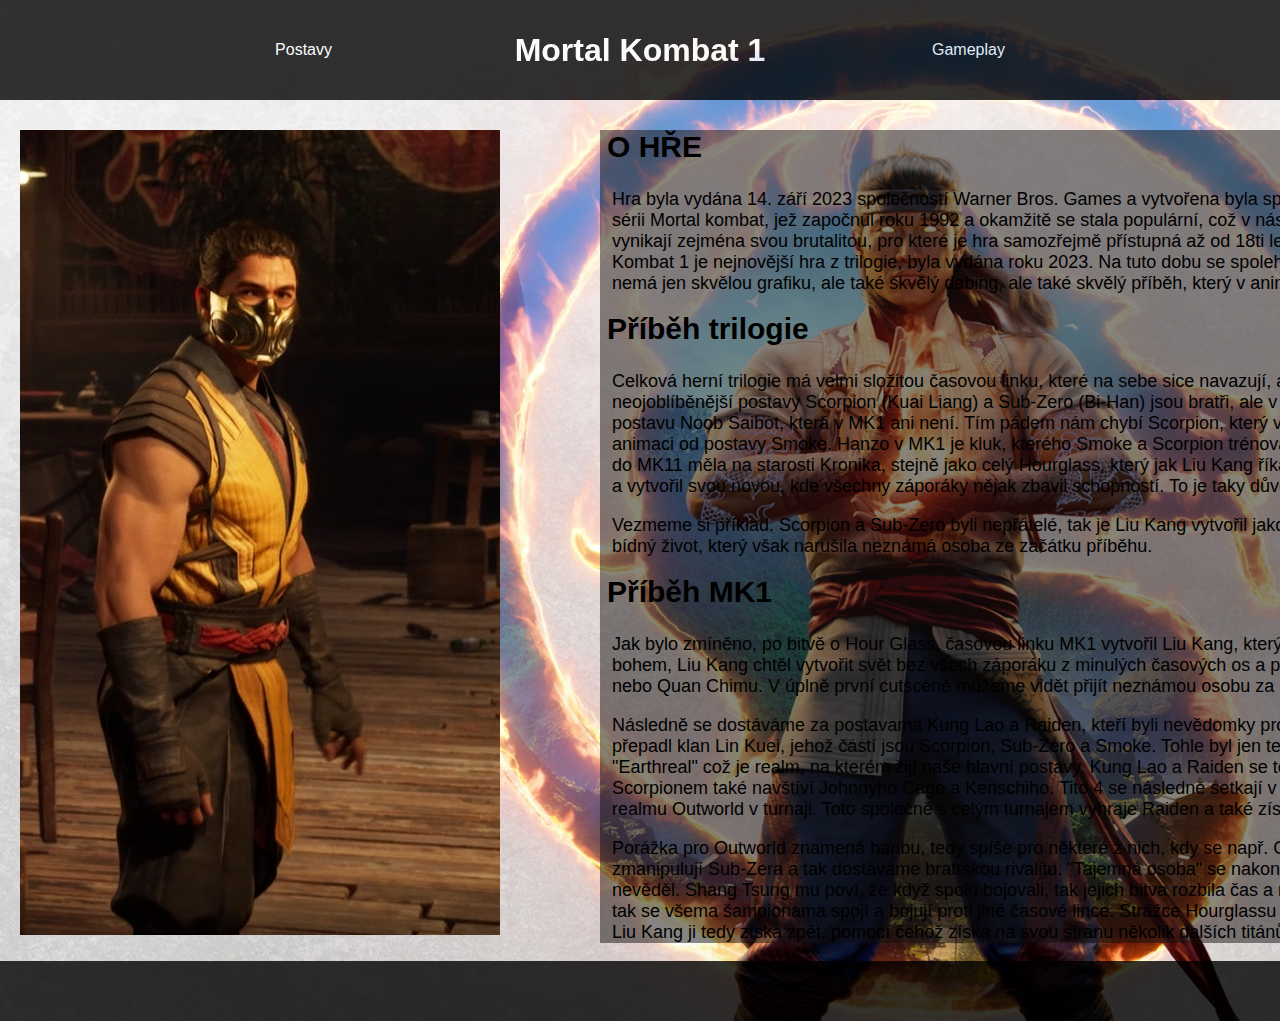
<file: index.html>
<!DOCTYPE html>
<html lang="cs">
<head>
    <meta charset="UTF-8">
    <title>Title</title>
    <link href="styles.css" rel="stylesheet">
    <script src="script.js"></script>
    <link rel="icon" href="favicon.ico" type="image/x-icon">
<body>
<header>
    <a href="postavy.html" class="postavy_odkaz">Postavy</a>
    <h1>Mortal Kombat 1</h1>
    <a href="gameplay.html">Gameplay</a>
</header>

<article>
    <div id="image" class="img">
        <img id="slideshow" src="scorpion.png" alt="Obrázek 1" class="img">
    </div>

    <div id="text" class="text">
        <h2>O HŘE</h2>
        <p>Hra byla vydána 14. září 2023 společností Warner Bros. Games a vytvořena byla společností NetherRealm Studios. Mortal kombat 1 je 13. hrou v oblíbené sérii Mortal kombat, jež započnul roku 1992 a okamžitě se stala populární, což v následujících 20 letech vedlo k vývoji dalších 12 her. Všechny hry z trilogie vynikají zejména svou brutalitou, pro které je hra samozřejmě přístupná až od 18ti let. Dále náročností hry, kde se musíte naučit různá komba. Mortal Kombat 1 je nejnovější hra z trilogie, byla vydána roku 2023. Na tuto dobu se spolehá, že hra bude mít skvělou grafiku. A v tom vývojáři nezklamali. Hra nemá jen skvělou grafiku, ale také skvělý dabing, ale také skvělý příběh, který v animovaném storymodu dává hře něco navíc.</p>
        <h2>Příběh trilogie</h2>
        <p>Celková herní trilogie má velmi složitou časovou linku, které na sebe sice navazují, ale rozluštit ji zabere nemálo hodin. Například v MK1 asi neojoblíběnější postavy Scorpion (Kuai Liang) a Sub-Zero (Bi-Han) jsou bratři, ale v MK11 Kuai Liang ztvárňuje postavu Sub-Zero a Bi-Han ztvárňuje postavu Noob Saibot, která v MK1 ani není. Tím pádem nám chybí Scorpion, který v MK11 byl Hanzo Hasashi u kterého se dozvídáme v invividuální animaci od postavy Smoke. Hanzo v MK1 je kluk, kterého Smoke a Scorpion trénovali. Tento hlavolam se dá vysvětlit jako různé časové osy. Všechny až do MK11 měla na starosti Kronika, stejně jako celý Hourglass, který jak Liu Kang říká, reguluje čas. V MK1 však hlavní postava Liu Kang převzala iniciativu a vytvořil svou novou, kde všechny záporáky nějak zbavil schopností. To je taky důvod, proč MK1 nemá pořadové číslo 12. </p>
        <p>Vezmeme si příklad. Scorpion a Sub-Zero byli nepřátelé, tak je Liu Kang vytvořil jako bratry, Shang Tsung byl nepřítel Liu Kanga, proto mu Liu Kang dal bídný život, který však narušila neznámá osoba ze začátku příběhu.</p>
        <h2>Příběh MK1</h2>
        <p>Jak bylo zmíněno, po bitvě o Hour Glass, časovou linku MK1 vytvořil Liu Kang, který po vytvoření se vzdal moci "Keeper Of Time" a stal se "pouze" demi-bohem, Liu Kang chtěl vytvořit svět bez všech záporáku z minulých časových os a proto všem záporákům dal bídný život. A to například Shang Tsungovi a nebo Quan Chimu. V úplně první cutscéně můžeme vidět přijít neznámou osobu za Shang Tsungem a poví mu, že se může stát nejmocnějším čarodějem.</p>
        <p>Následně se dostáváme za postavama Kung Lao a Raiden, kteří byli nevědomky prověřeni zkouškou Liu Kanga a to, když je v "Restauraci" od Madam Bo přepadl klan Lin Kuei, jehož částí jsou Scorpion, Sub-Zero a Smoke. Tohle byl jen test, takže se od Liu Kanga dozvídáme, že Lin Kuei je klan který brání "Earthreal" což je realm, na kterém žijí naše hlavní postavy. Kung Lao a Raiden se tedy stávají taktéž strážci Earthrealmu, Liu kang společně s Sub-Zero a Scorpionem také navštíví Johnnyho Cage a Kenschiho. Tito 4 se následně setkají v závěrečné zkoušce, kdy 1 z nich bude reprezentovat Earthrealm proti realmu Outworld v turnaji. Toto společně s celým turnajem vyhraje Raiden a také získá svou moc ovládat blezky a bouře.</p>
        <p>Porážka pro Outworld znamená hanbu, tedy spíše pro některé z nich, kdy se např. General Shao spojí s čarodějema. Je také důležité, že čarodějové zmanipulují Sub-Zera a tak dostáváme bratrskou rivalitu. "Tajemná osoba" se nakonec ukáže jako Shang Tsung z jiné časové osy, o které Liu Kang nevěděl. Shang Tsung mu poví, že když spolu bojovali, tak jejich bitva rozbila čas a nyní najednou máme několik časových linek. a jelikož čaroděje zradí, tak se všema šampionama spojí a bojují proti jiné časové lince. Strážce Hourglassu Geras poví, že Liu Kangova moc "Keeper Of Time" je stále schovaná. Liu Kang ji tedy získá zpět, pomocí čehož získá na svou stranu několik dalších titánů z dalších časových linek. </p>
    </div>
</article>

<footer>
    <p class="pfooter">Jakub Hovadík © 2024</p>
</footer>
</body>
</html>
</file>
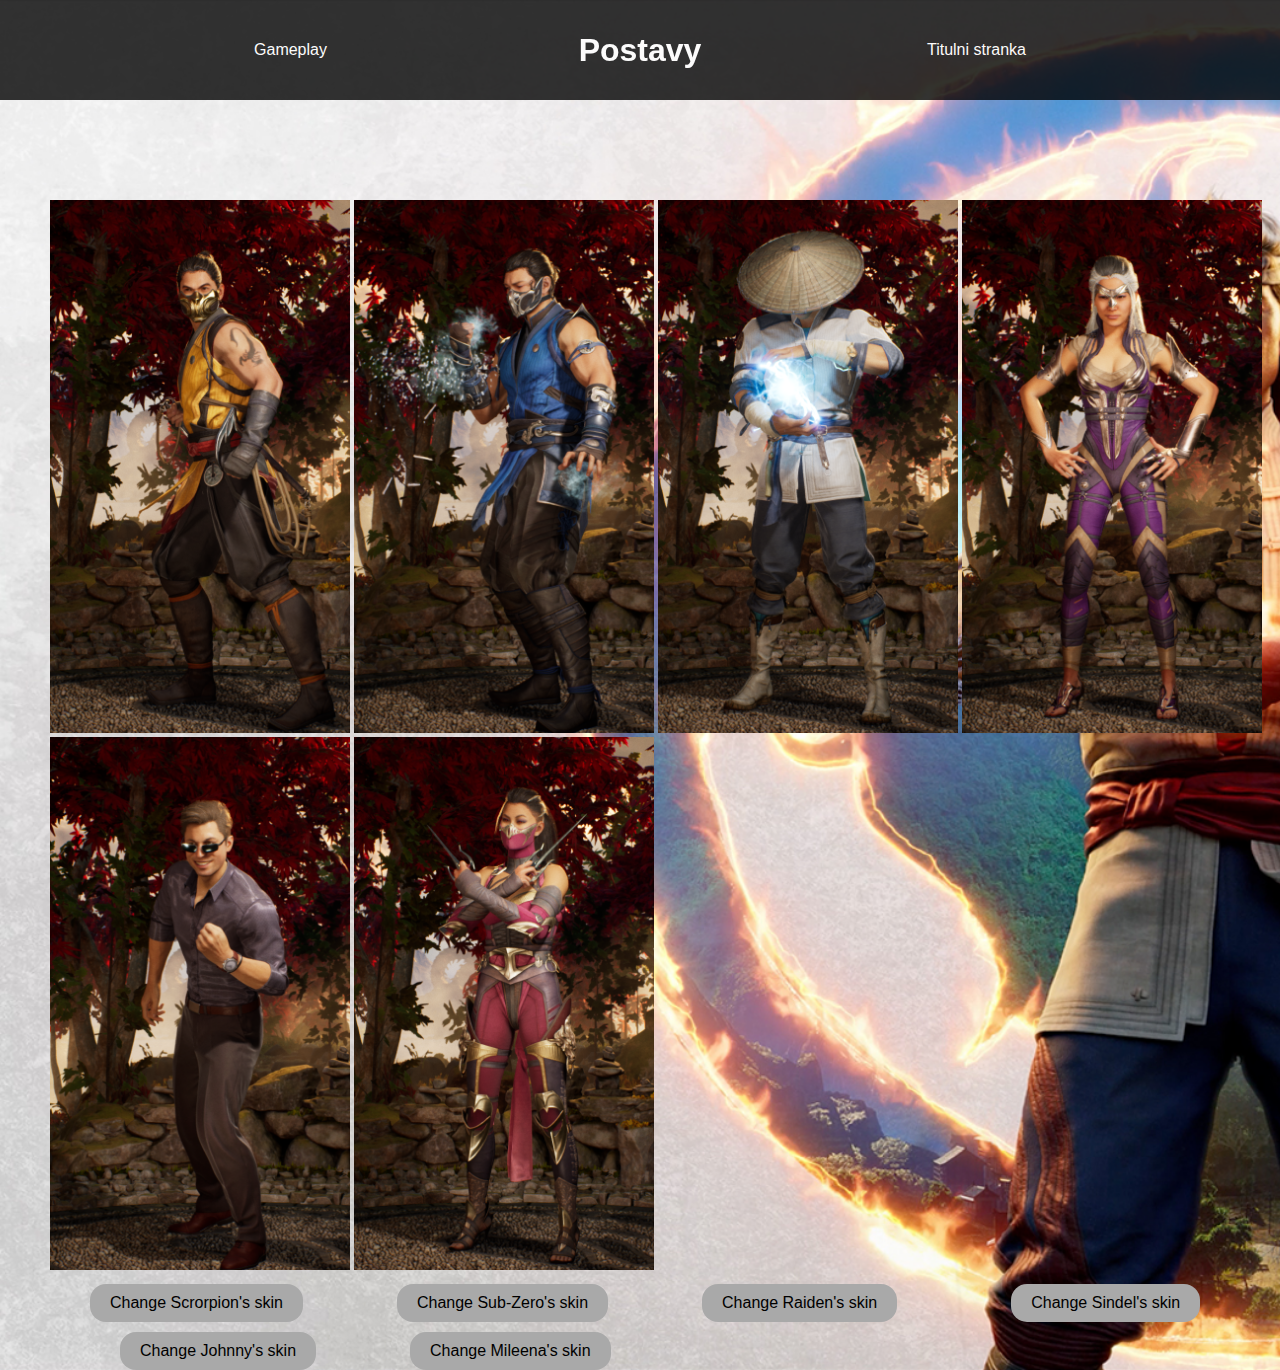
<file: postavy.html>
<!DOCTYPE html>
<html lang="cs">
<head>
    <meta charset="UTF-8">
    <title>Title</title>
    <link href="styles.css" rel="stylesheet">
    <script src="scriptpostavy.js"></script>
</head>
<body>

<header>
    <a href="gameplay.html" class="postavy_odkaz">Gameplay</a>
    <h1>Postavy</h1>
    <a href="index.html">Titulni stranka</a>
</header>

<div class="imgPostavy">
    <img id="myImage1" src="sc1.png" alt="image1" width="300">

    <img id="myImage2" src="su1.png" alt="image2" width="300">

    <img id="myImage3" src="r1.png" alt="image3" width="300">

    <img id="myImage4" src="si1.png" alt="image4" width="300">

    <img id="myImage5" src="j1.png" alt="image5" width="300">

    <img id="myImage6" src="m1.png" alt="image6" width="300">

</div>
<div>
    <button onclick="changeImage1()">Change Scrorpion's skin</button>
    <button onclick="changeImage2()">Change Sub-Zero's skin</button>
    <button onclick="changeImage3()">Change Raiden's skin</button>
    <button onclick="changeImage4()" class="sindelButton">Change Sindel's skin</button>
    <button onclick="changeImage5()" class="cageButton">Change Johnny's skin</button>
    <button onclick="changeImage6()">Change Mileena's skin</button>
</div>

</body>
</html>
</file>
<file: styles.css>
body {
    background-image: url("mk1.png");
    margin: 0;
    padding: 0;
    background-size: cover;
}

header {
    background-color: black;
    color: white;
    display: flex;
    justify-content: center;
    align-items: center;
    height: 100px;
    opacity: 0.8;
    margin-top: 0;
}

footer{
    background-color: black;
    display: flex;
    height: 60px;
    opacity: 0.8;
    width: 1900px;
    margin-top: 5px;
}

h1{
    font-family: Arial;
    position: fixed;
}

a {
    font-family: Arial;
    text-decoration: none;
    color: white;
}
a:hover{
    font-weight: bold;
    color: darkgrey;
}

p{
    text-align: left;
    color: -moz-mac-accentdarkestshadow;
    font-size: 18px;
    margin-left: 12px;
}

h2{
    font-size: 30px;
    margin-left: 7px;
    margin-top: 7px;
}

.postavy_odkaz{
    margin-right: 600px;
}

.img {
    margin-left: 10px;
    margin-top: 0;
    margin-bottom: 10px;
    float: left;
}
.text{
    font-family: Arial;
    background-color: rgba(17, 15, 15, 0.5);
    width: 1250px;
    text-align: justify;
    margin-left: 600px;
    margin-top: 30px;
}

.videoScorpion {
    display: flex;
    justify-content: center;
    align-items: center;
    width: 60%;
    height: 60%;
    margin-top: 100px;
    margin-left: 400px;
}

.imgPostavy{
    margin-left: 50px;
    margin-top: 100px;
}

button {
    margin-top: 10px;
    padding: 10px 20px;
    font-size: 16px;
    cursor: pointer;
    align-items: center;
    margin-left: 90px;
    background-color: darkgrey;
    border: black;
    border-radius: 16px;
}
.pfooter{
    color: white;
    margin-left: 1700px;
    font-family: Arial;
}

.sindelButton{
margin-left: 110px;
}

.cageButton{
    margin-left: 120px;
}
</file>
